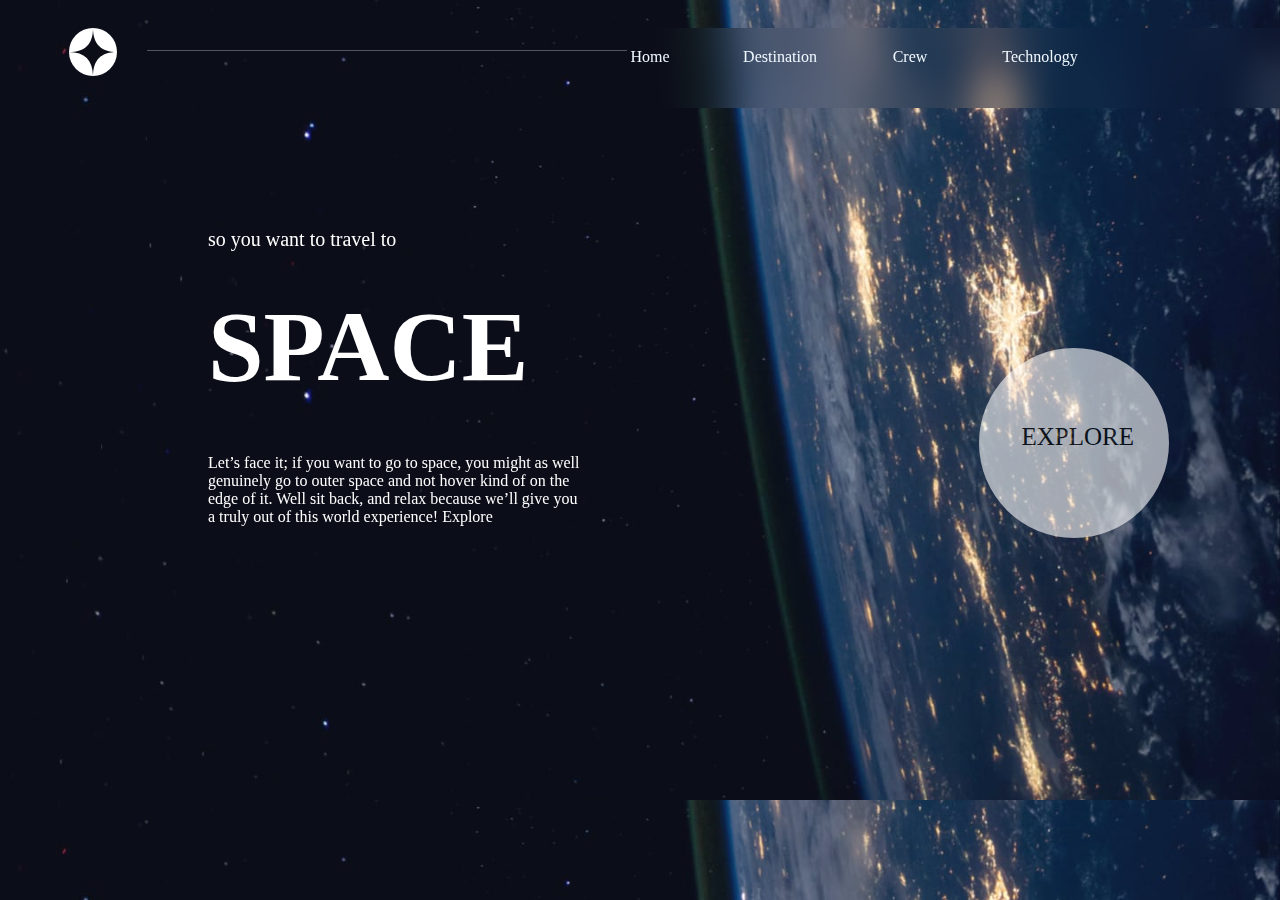
<file: index.html>
<!DOCTYPE html>
<html lang="en">

<head>
  <meta charset="UTF-8" />
  <meta http-equiv="X-UA-Compatible" content="IE=edge" />
  <meta name="viewport" content="width=device-width, initial-scale=1.0" />
  <title>My project 2</title>
  <link rel="stylesheet" href="style.css"/>
</head>

<body>
  <div class="top-container">
    <nav>
      <a href="index.html">
        <div class="box">Home</div>
      </a>
      <a href="destination.html">
        <div class="box"> Destination</div>
      </a>
      <a href="crew.html">
        <div class="box">Crew</div>
      </a>
  
      <a href="technology.html">
        <div class="box">Technology</div>
  </a>
    </nav>

  </div>


  <div class="container">
    <p class="para1">so you want to travel to</p>
    <br />
    <p class="para2"><b>SPACE</b></p>
    <p class="para3">
      Let’s face it; if you want to go to space, you might as well <br>genuinely
      go to outer space and not hover kind of on the <br>edge of it. Well sit
      back, and relax because we’ll give you<br> a truly out of this world
      experience! Explore
    </p>
  </div>

  <div class="circle">
    <p class="explo">EXPLORE</p>
  </div>
  <div class="logo">
    <img src="/image/logo.svg" />

  </div>
  <div class="line">

  </div>
</body>

</html>
</file>
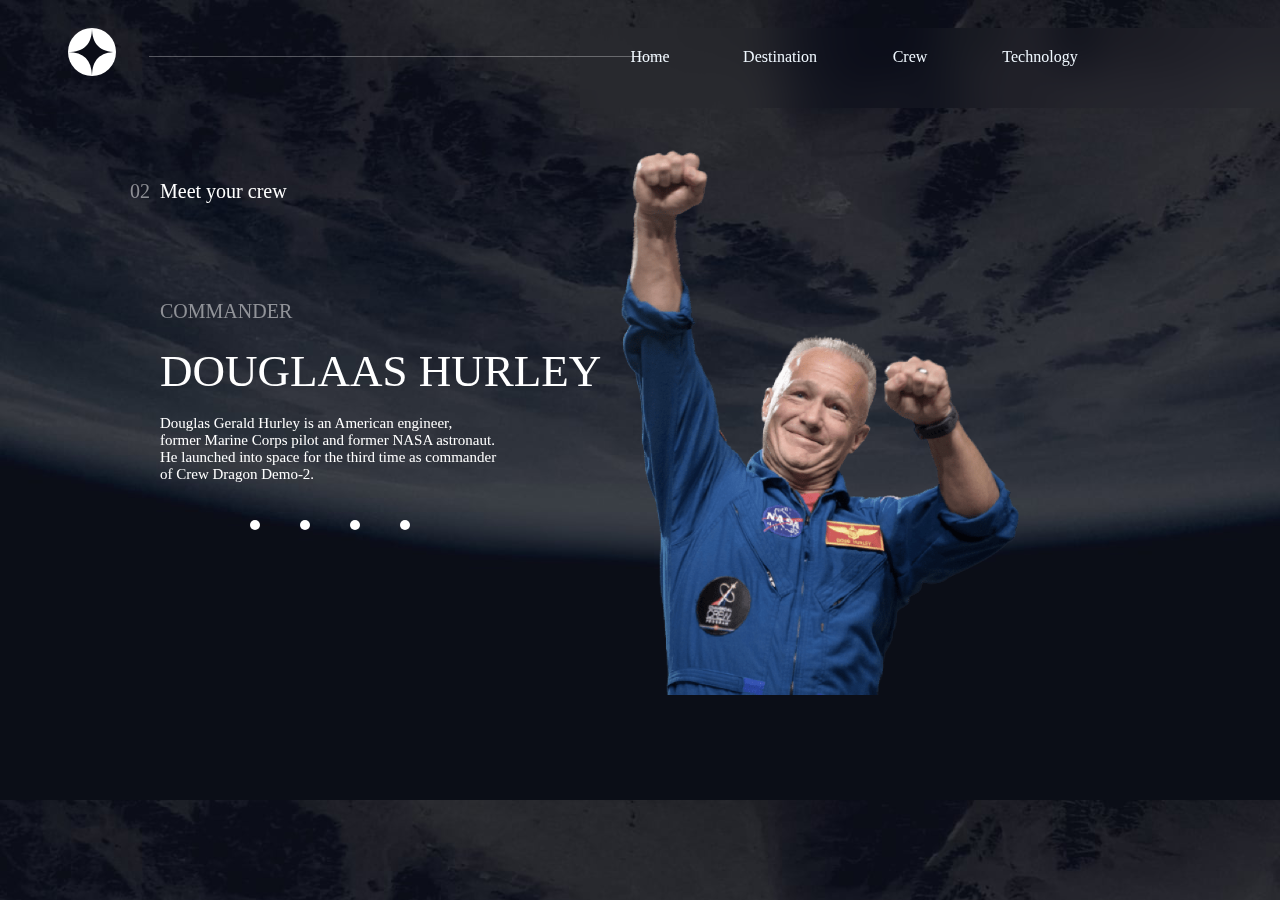
<file: commander.html>
<!DOCTYPE html>
<html lang="en">

<head>
  <meta charset="UTF-8" />
  <meta http-equiv="X-UA-Compatible" content="IE=edge" />
  <meta name="viewport" content="width=device-width, initial-scale=1.0" />
  <title>My project 2</title>
  <link rel="stylesheet" href="/css/crew.css" />
</head>

<body>
  <nav>
    <a href="index.html">
      <div class="box">Home</div>
    </a>
    <a href="destination.html">
      <div class="box"> Destination</div>
    </a>
    <a href="crew.html">
      <div class="box">Crew</div>
    </a>
    <a href="technology.html">
      <div class="box">Technology</div>
    </a>

  </nav>
  <div class="logo1">
    <img src="/image/logo.svg" />

  </div>
  <div class="line2">
  </div>


  <p class="zerotwo">02 </p>
  <p class="meet">Meet your crew</p>
  <div class="shupic">
    <img src="/image/image-douglas-hurley.png" />

  </div>
  <p class="mission">COMMANDER</p>
  <p class="mark"> DOUGLAAS HURLEY</p>
  <p class="textcrew">
   Douglas Gerald Hurley is an American engineer, <br>
    former Marine Corps pilot and former NASA astronaut. <br>
    He launched into space for the third time as commander<br>
    of Crew Dragon Demo-2.
  </p>


  <a href="crew.html"><div class="no1">

  </div></a>

  <a href="flight engimeer.html"><div class="no2"></div></a>

  <a href="pilot.html"><div class="no3">
  </div></a>

  <a href="commander.html"><div class="no4">
  </div></a>

</body>

</html>
</file>
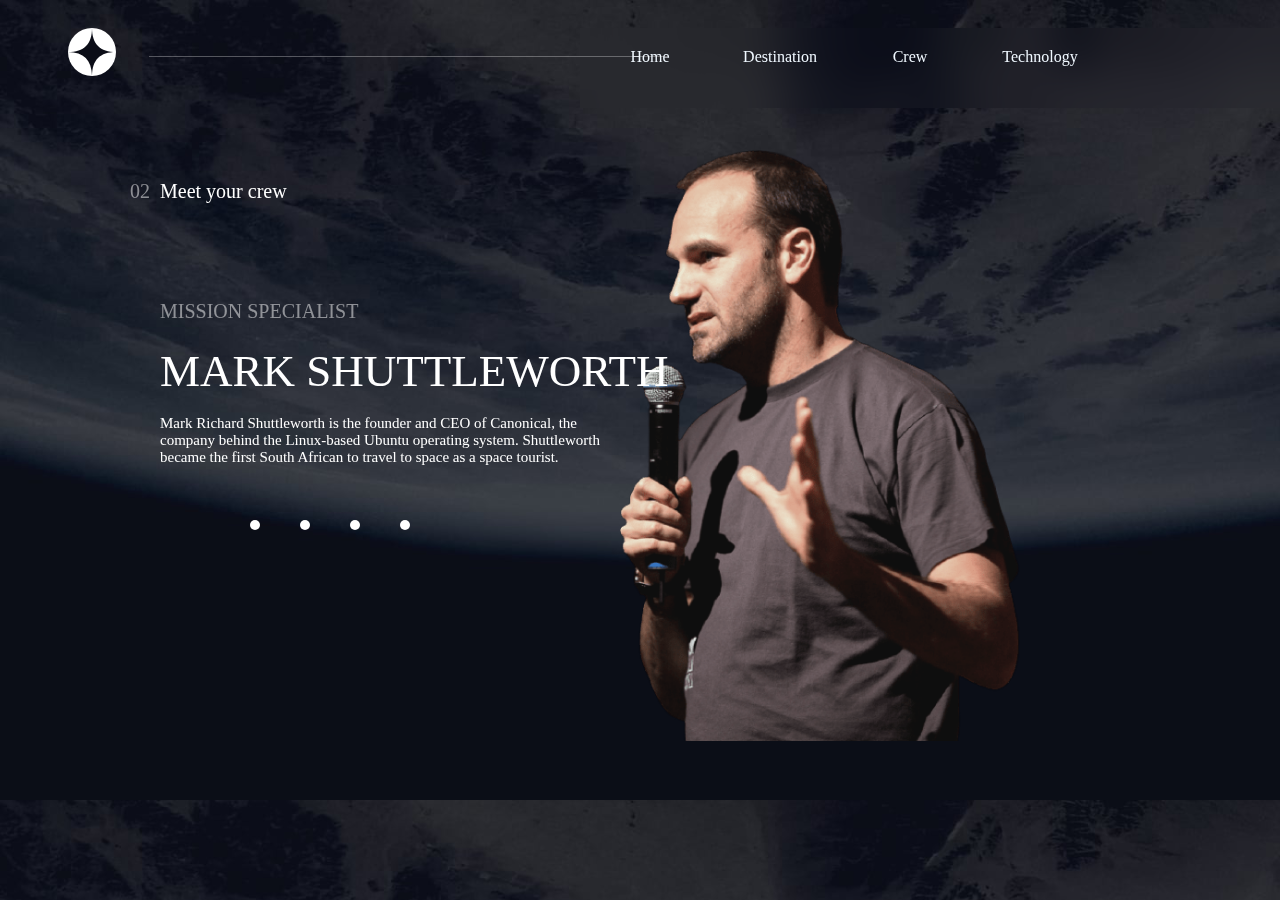
<file: crew.html>
<!DOCTYPE html>
<html lang="en">

<head>
  <meta charset="UTF-8" />
  <meta http-equiv="X-UA-Compatible" content="IE=edge" />
  <meta name="viewport" content="width=device-width, initial-scale=1.0" />
  <title>My project 2</title>
  <link rel="stylesheet" href="/css/crew.css" />
</head>

<body>
  <nav>
    <a href="index.html">
      <div class="box">Home</div>
    </a>
    <a href="destination.html">
      <div class="box"> Destination</div>
    </a>
    <a href="crew.html">
      <div class="box">Crew</div>
    </a>
    <a href="technology.html">
      <div class="box">Technology</div>
    </a>

  </nav>
  <div class="logo1">
    <img src="/image/logo.svg" />

  </div>
  <div class="line2">
  </div>

  <p class="zerotwo">02 </p>
  <p class="meet">Meet your crew</p>
  <div class="shupic">
    <img src="/image/image-mark-shuttleworth-flip (1).png" />

  </div>
  <p class="mission">MISSION SPECIALIST</p>
  <p class="mark">MARK SHUTTLEWORTH</p>
  <p class="textcrew">
    Mark Richard Shuttleworth is the founder and CEO of Canonical, the<br>
    company behind the Linux-based Ubuntu operating
    system. Shuttleworth<br> became the first South African
    to travel to space as a space tourist.
  </p>


  <a href="crew.html"><div class="no1">

  </div></a>

  <a href="flight engimeer.html"><div class="no2"></div></a>

   <a href="pilot.html"><div class="no3"></div></a>
  
   <a href="commander.html"><div class="no4">
  </div>

</body>

</html>
</file>
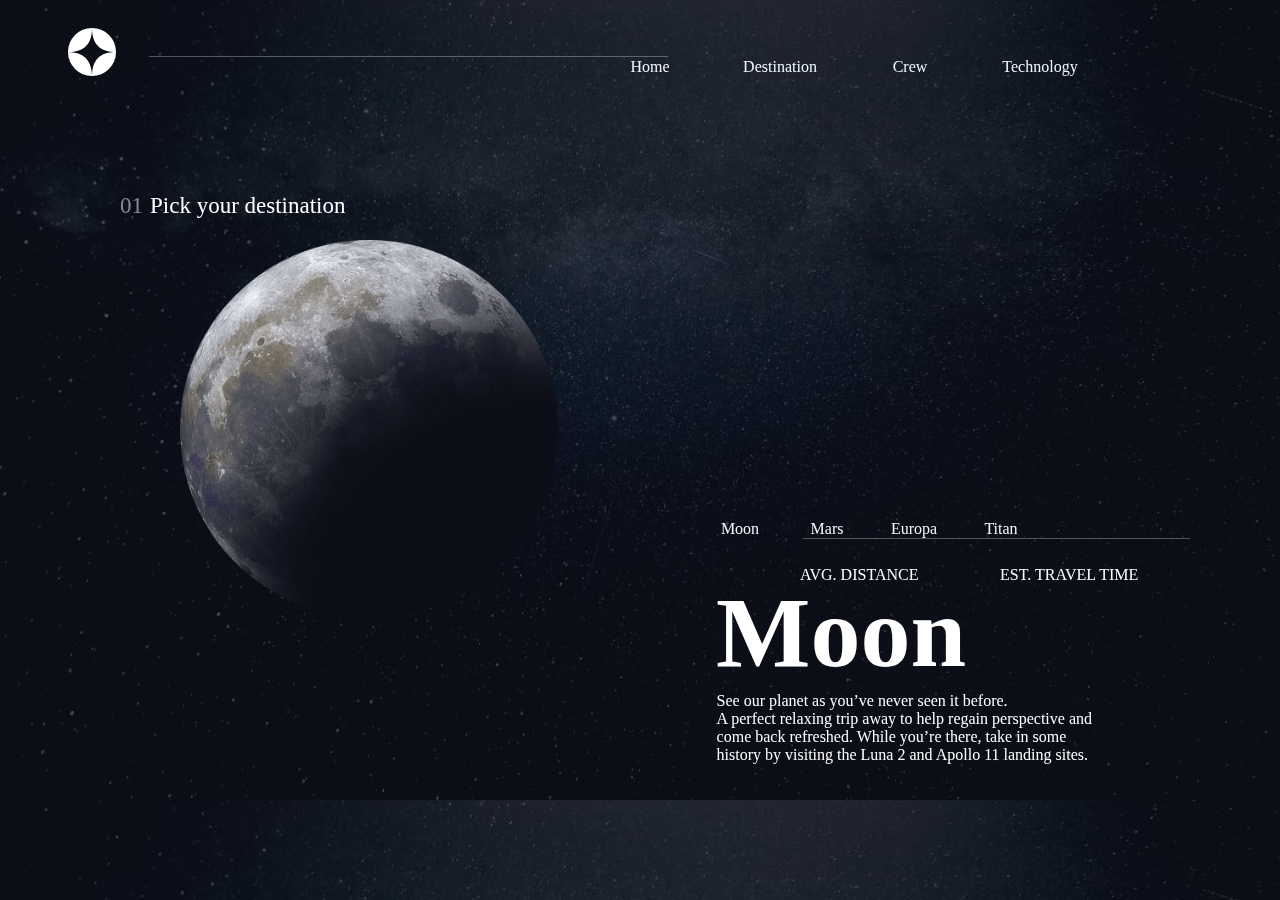
<file: destination.html>
<!DOCTYPE html>
<html lang="en">

<head>
    <meta charset="UTF-8" />
    <meta http-equiv="X-UA-Compatible" content="IE=edge" />
    <meta name="viewport" content="width=device-width, initial-scale=1.0" />
    <title>My project 2</title>
    <link rel="stylesheet" href="/css/destination.css" />
</head>

<body>
    <nav>
        <a href="index.html">
            <div class="box">Home</div>
        </a>
        <a href="destination.html">
            <div class="box"> Destination</div>
        </a>
        <a href="crew.html">
            <div class="box">Crew</div>
        </a>
        <a href="technology.html">
            <div class="box">Technology</div>
        </a>

    </nav>
    <div class="logo1">
        <img src="/image/logo.svg" />

    </div>
    <div class="line2">
    </div>


    <div class="bottom-container">
        <a href="Moon.html">
            <div class="box1">Moon</div>
        </a>
        <a href="Mars.html">
            <div class="box1">Mars</div>
        </a>
        <a href="Europa.html">
            <div class="box1">Europa</div>
        </a>
        <a href="Titan.html">
            <div class="box1">Titan</div>
        </a>

    </div>
    <p class="zeroone">01 </p>
    <p class="pick">Pick your destination</p>
    <div class="moonpic">
        <img src="/image/moon.png" />

    </div>


    <p class="para4"><b>Moon</b></p>
    <p class="para5">
        See our planet as you’ve never seen it before. <br>
        A perfect relaxing trip away to help regain perspective and<br>
        come back refreshed. While you’re there, take in some <br> history by
        visiting the Luna 2 and Apollo 11 landing sites.

    </p>
    <div class="line3">
    </div>
    <p class="avg">
        AVG. DISTANCE
    </p>
    <p class="est">
        EST. TRAVEL TIME
    </p>
    <!-- <p class="avg">
    AVG. DISTANCE 
</p> -->

</body>

</html>
</file>
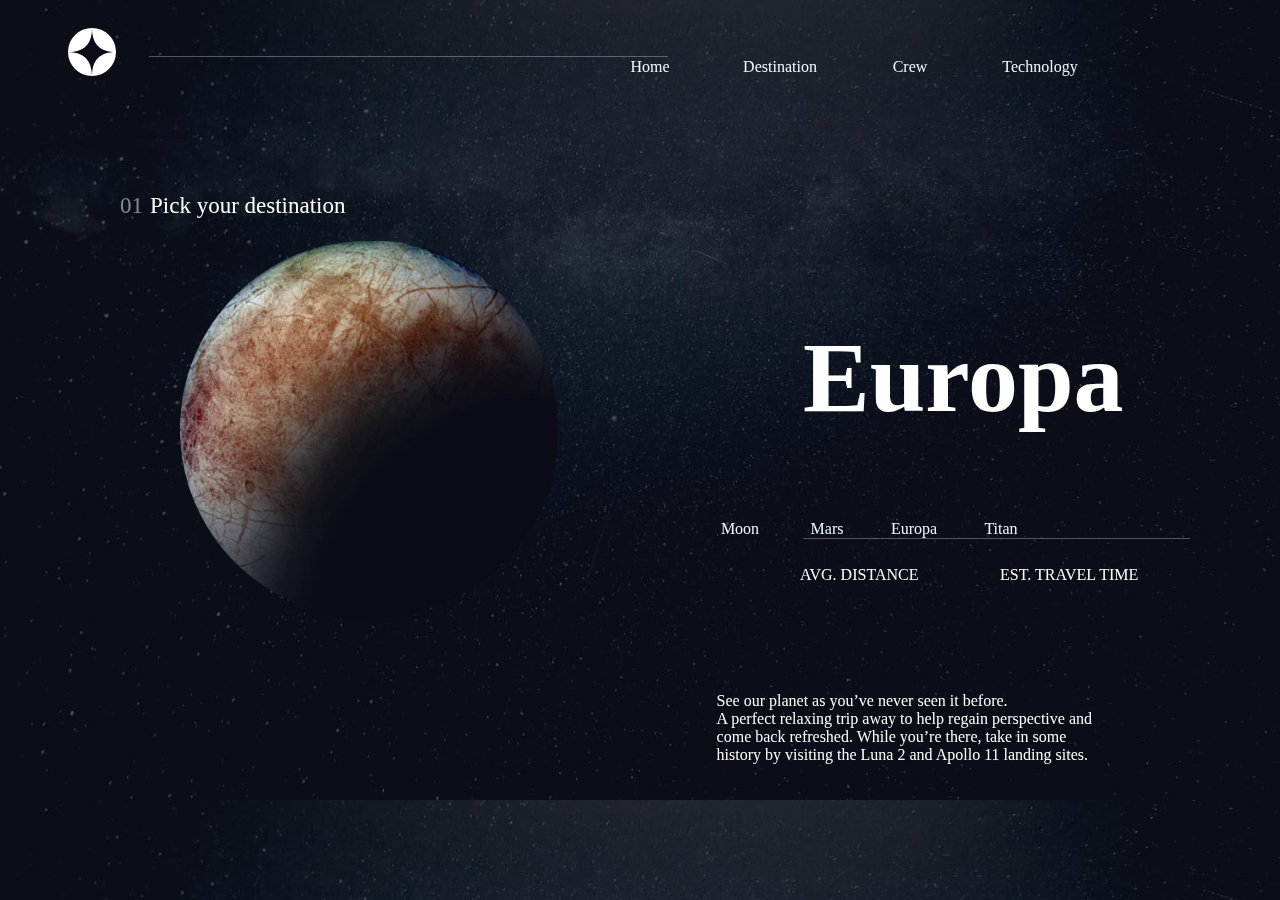
<file: Europa.html>
<!DOCTYPE html>
<html lang="en">

<head>
    <meta charset="UTF-8" />
    <meta http-equiv="X-UA-Compatible" content="IE=edge" />
    <meta name="viewport" content="width=device-width, initial-scale=1.0" />
    <title>My project 2</title>
    <link rel="stylesheet" href="/css/destination.css" />
</head>

<body>
    <nav>
        <a href="index.html">
            <div class="box">Home</div>
        </a>
        <a href="destination.html">
            <div class="box"> Destination</div>
        </a>
        <a href="crew.html">
            <div class="box">Crew</div>
        </a>
        <a href="technology.html">
            <div class="box">Technology</div>
        </a>

    </nav>
    <div class="logo1">
        <img src="/image/logo.svg" />

    </div>
    <div class="line2">
    </div>


    <div class="bottom-container">
        <a href="destination.html">
            <div class="box1">Moon</div>
        </a>
        <a href="Mars.html">
            <div class="box1">Mars</div>
        </a>
        <a href="Europa.html">
            <div class="box1">Europa</div>
        </a>
        <a href="Titan.html">
            <div class="box1">Titan</div>
        </a>

    </div>
    <p class="zeroone">01 </p>
    <p class="pick">Pick your destination</p>
    <div class="moonpic">
        <img src="/image/europa.webp" />

    </div>


    <p class="para8"><b>Europa</b></p>
    <p class="para5">
        See our planet as you’ve never seen it before. <br>
        A perfect relaxing trip away to help regain perspective and<br>
        come back refreshed. While you’re there, take in some <br> history by
        visiting the Luna 2 and Apollo 11 landing sites.

    </p>
    <div class="line3">
    </div>
    <p class="avg">
        AVG. DISTANCE
    </p>
    <p class="est">
        EST. TRAVEL TIME
    </p>
    <!-- <p class="avg">
AVG. DISTANCE 
</p> -->

</body>

</html>
</file>
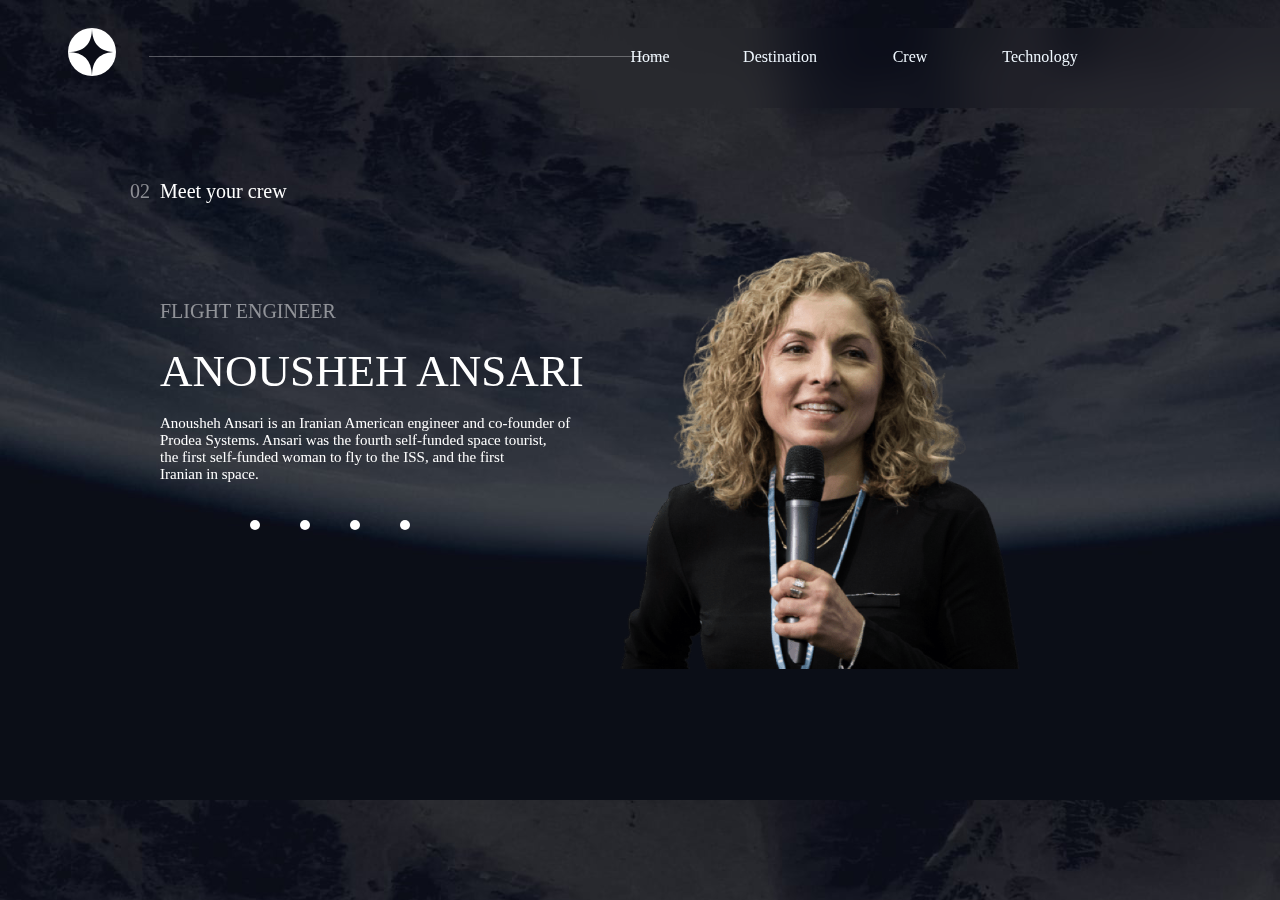
<file: flight engimeer.html>
<!DOCTYPE html>
<html lang="en">

<head>
  <meta charset="UTF-8" />
  <meta http-equiv="X-UA-Compatible" content="IE=edge" />
  <meta name="viewport" content="width=device-width, initial-scale=1.0" />
  <title>My project 2</title>
  <link rel="stylesheet" href="/css/crew.css" />
</head>

<body>
  <nav>
    <a href="index.html">
      <div class="box">Home</div>
    </a>
    <a href="destination.html">
      <div class="box"> Destination</div>
    </a>
    <a href="crew.html">
      <div class="box">Crew</div>
    </a>
    <a href="technology.html">
      <div class="box">Technology</div>
    </a>

  </nav>
  <div class="logo1">
    <img src="/image/logo.svg" />

  </div>
  <div class="line2">
  </div>


  <p class="zerotwo">02 </p>
  <p class="meet">Meet your crew</p>
  <div class="anouspic">
    <img src="/image/image-anousheh-ansari.png" />

  </div>
  <p class="mission">FLIGHT ENGINEER</p>
  <p class="mark">ANOUSHEH ANSARI</p>
  <p class="textcrew">
    Anousheh Ansari is an Iranian American engineer and co-founder of <br>
    Prodea Systems. Ansari was the fourth self-funded space tourist,<br>
     the first self-funded woman to fly to the ISS, and the first<br>
      Iranian in space.
  </p>


  <a href="crew.html"><div class="no1">

  </div></a>

  <a href="flight engimeer.html"><div class="no2"></div></a>

  <a href="pilot.html"><div class="no3">
  </div></a>

  <a href="commander.html"><div class="no4">
  </div></a>

</body>

</html>
</file>
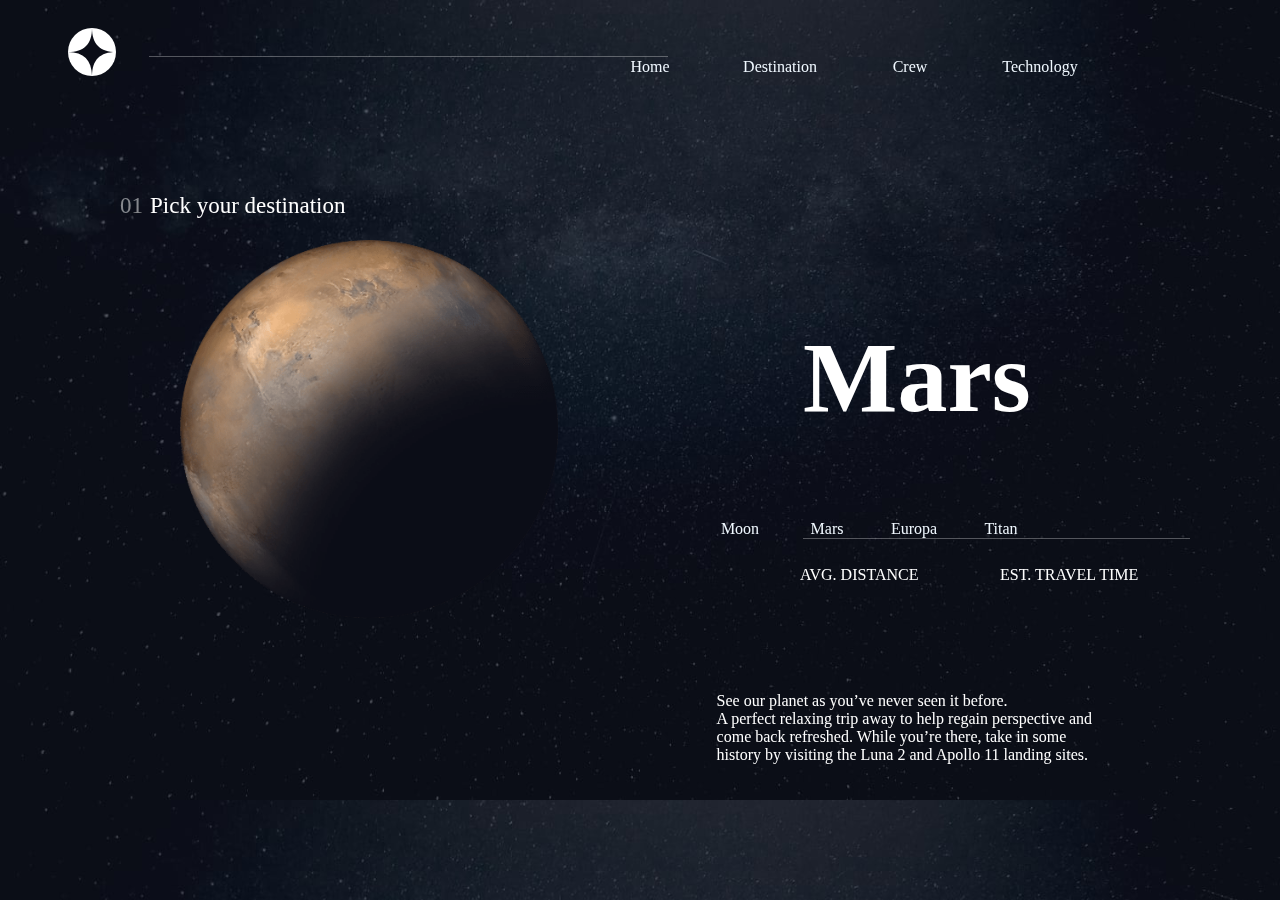
<file: Mars.html>
<!DOCTYPE html>
<html lang="en">

<head>
    <meta charset="UTF-8" />
    <meta http-equiv="X-UA-Compatible" content="IE=edge" />
    <meta name="viewport" content="width=device-width, initial-scale=1.0" />
    <title>My project 2</title>
    <link rel="stylesheet" href="/css/destination.css" />
</head>

<body>
    <nav>
        <a href="index.html">
            <div class="box">Home</div>
        </a>
        <a href="destination.html">
            <div class="box"> Destination</div>
        </a>
        <a href="crew.html">
            <div class="box">Crew</div>
        </a>
        <a href="technology.html">
            <div class="box">Technology</div>
        </a>

    </nav>
    <div class="logo1">
        <img src="/image/logo.svg" />

    </div>
    <div class="line2">
    </div>


    <div class="bottom-container">
        <a href="destination.html">
            <div class="box1">Moon</div>
        </a>
        <a href="Mars.html">
            <div class="box1">Mars</div>
        </a>
        <a href="Europa.html">
            <div class="box1">Europa</div>
        </a>
        <a href="Titan.html">
            <div class="box1">Titan</div>
        </a>

    </div>
    <p class="zeroone">01 </p>
    <p class="pick">Pick your destination</p>
    <div class="moonpic">
        <img src="/image/mars.png" />

    </div>


    <p class="para7"><b>Mars</b></p>
    <p class="para5">
        See our planet as you’ve never seen it before. <br>
        A perfect relaxing trip away to help regain perspective and<br>
        come back refreshed. While you’re there, take in some <br> history by
        visiting the Luna 2 and Apollo 11 landing sites.

    </p>
    <div class="line3">
    </div>
    <p class="avg">
        AVG. DISTANCE
    </p>
    <p class="est">
        EST. TRAVEL TIME
    </p>
    <!-- <p class="avg">
AVG. DISTANCE 
</p> -->

</body>

</html>
</file>
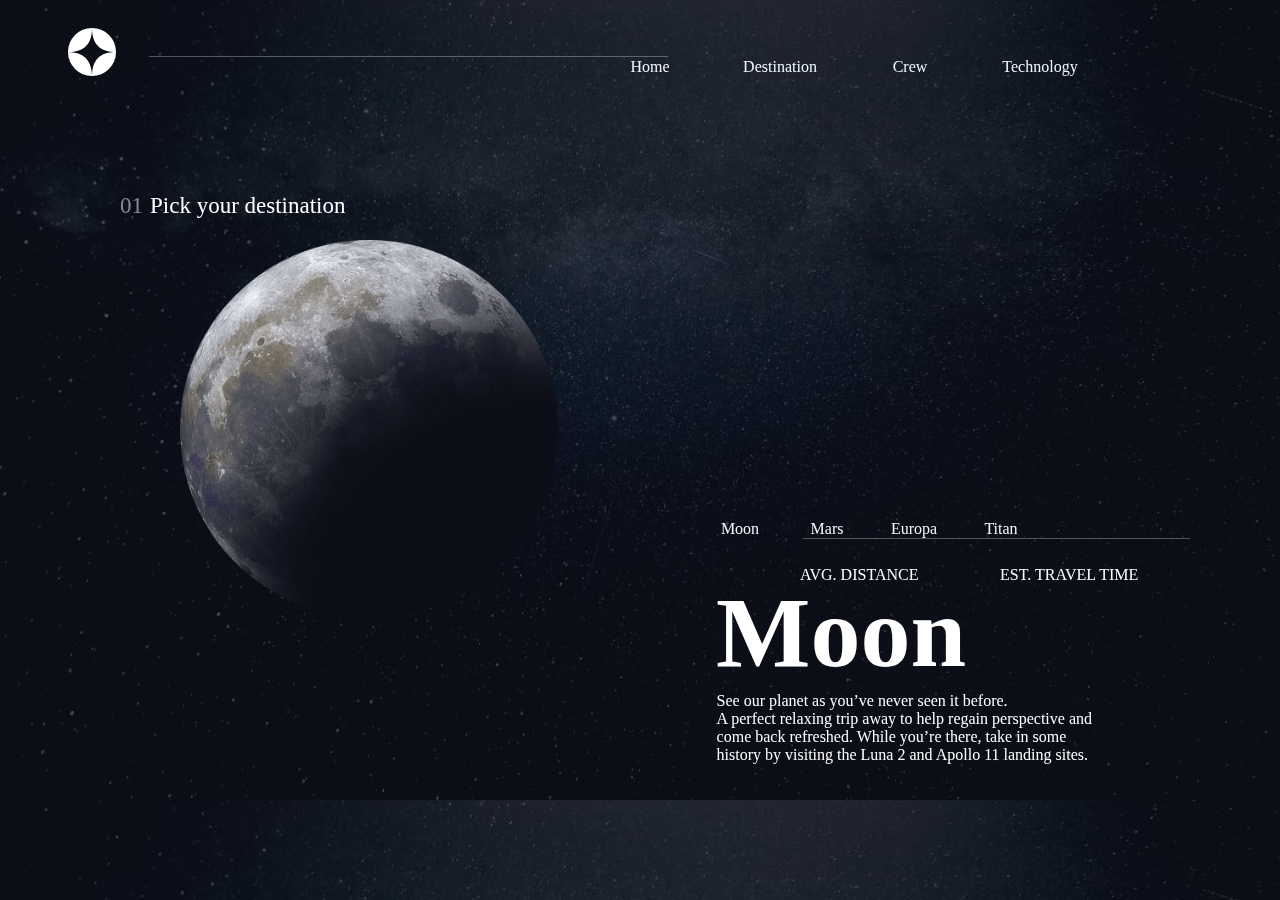
<file: moon.html>
<!DOCTYPE html>
<html lang="en">

<head>
    <meta charset="UTF-8" />
    <meta http-equiv="X-UA-Compatible" content="IE=edge" />
    <meta name="viewport" content="width=device-width, initial-scale=1.0" />
    <title>My project 2</title>
    <link rel="stylesheet" href="/css/destination.css" />
</head>

<body>
    <nav>
        <a href="index.html">
            <div class="box">Home</div>
        </a>
        <a href="destination.html">
            <div class="box"> Destination</div>
        </a>
        <a href="crew.html">
            <div class="box">Crew</div>
        </a>
        <a href="technology.html">
            <div class="box">Technology</div>
        </a>

    </nav>
    <div class="logo1">
        <img src="/image/logo.svg" />

    </div>
    <div class="line2">
    </div>


    <div class="bottom-container">
        <a href="Moon.html">
            <div class="box1">Moon</div>
        </a>
        <a href="Mars.html">
            <div class="box1">Mars</div>
        </a>
        <a href="Europa.html">
            <div class="box1">Europa</div>
        </a>
        <a href="Titan.html">
            <div class="box1">Titan</div>
        </a>

    </div>
    <p class="zeroone">01 </p>
    <p class="pick">Pick your destination</p>
    <div class="moonpic">
        <img src="/image/moon.png" />

    </div>


        <p class="para4"><b>Moon</b></p>
        <p class="para5">
            See our planet as you’ve never seen it before. <br>
            A perfect relaxing trip away to help regain perspective and<br>
            come back refreshed. While you’re there, take in some <br> history by
            visiting the Luna 2 and Apollo 11 landing sites.

        </p>
        <div class="line3">
        </div>
<p class="avg">
    AVG. DISTANCE 
</p>
<p class="est">
   EST. TRAVEL TIME
</p>
<!-- <p class="avg">
    AVG. DISTANCE 
</p> -->

</body>
</html>
</file>
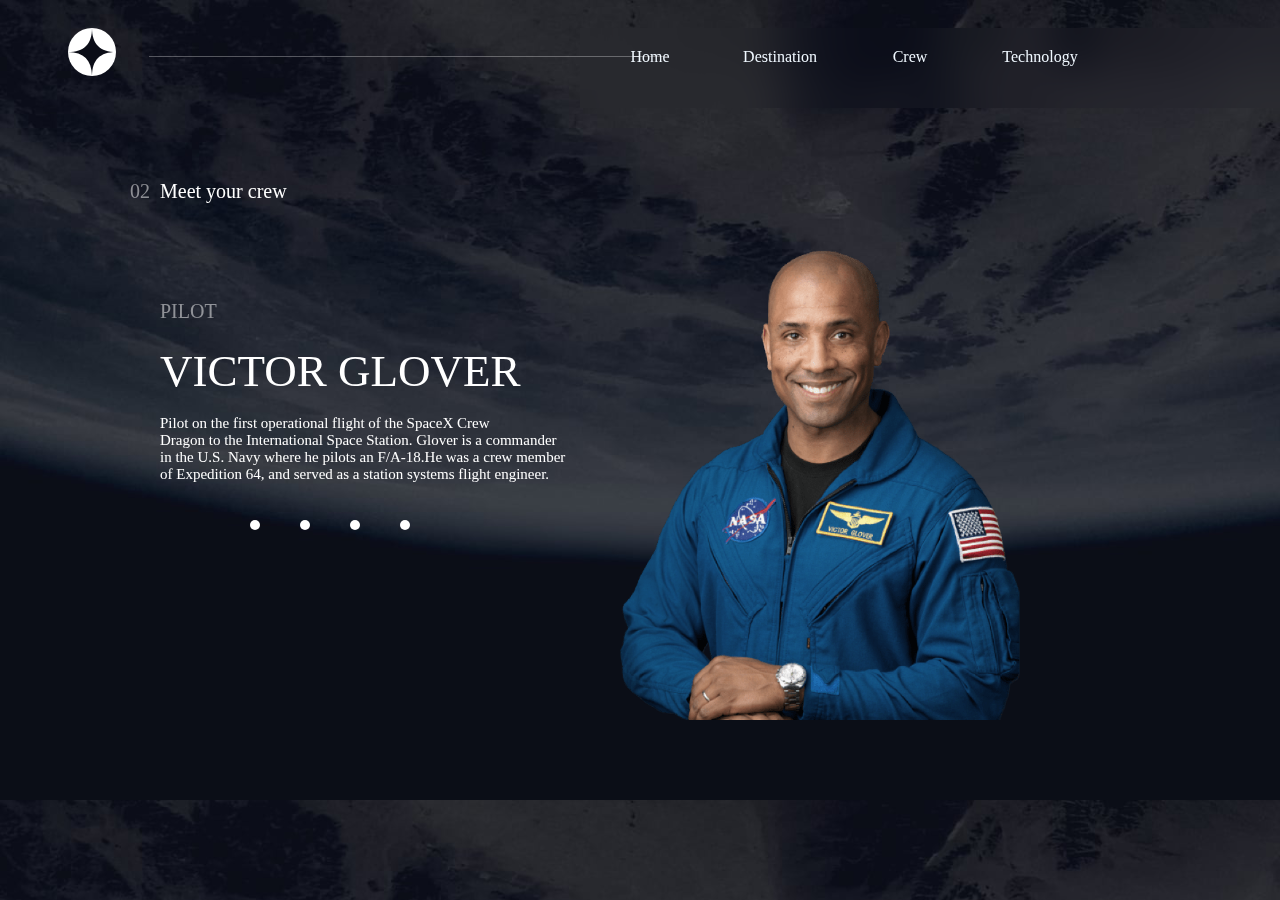
<file: pilot.html>
<!DOCTYPE html>
<html lang="en">

<head>
  <meta charset="UTF-8" />
  <meta http-equiv="X-UA-Compatible" content="IE=edge" />
  <meta name="viewport" content="width=device-width, initial-scale=1.0" />
  <title>My project 2</title>
  <link rel="stylesheet" href="/css/crew.css" />
</head>

<body>
  <nav>
    <a href="index.html">
      <div class="box">Home</div>
    </a>
    <a href="destination.html">
      <div class="box"> Destination</div>
    </a>
    <a href="crew.html">
      <div class="box">Crew</div>
    </a>
    <a href="technology.html">
      <div class="box">Technology</div>
    </a>

  </nav>
  <div class="logo1">
    <img src="/image/logo.svg" />

  </div>
  <div class="line2">
  </div>

  <p class="zerotwo">02 </p>
  <p class="meet">Meet your crew</p>
  <div class="victorpic">
    <img src="/image/image-victor-glover.png" />

  </div>
  <p class="mission">PILOT</p>
  <p class="mark">VICTOR GLOVER</p>
  <p class="textcrew">
    Pilot on the first operational flight of the SpaceX Crew <br>
    Dragon to the International Space Station. Glover is a commander<br>
     in the U.S. Navy where he pilots an F/A-18.He was a crew member<br>
      of Expedition 64, and served as a station systems flight engineer.
  </p>


  <a href="crew.html"><div class="no1">

  </div></a>

  <a href="flight engimeer.html"><div class="no2"></div></a>

  <a href="pilot.html"><div class="no3">
  </div></a>

  <a href="commander.html"><div class="no4">
  </div></a>

</body>

</html>
</file>
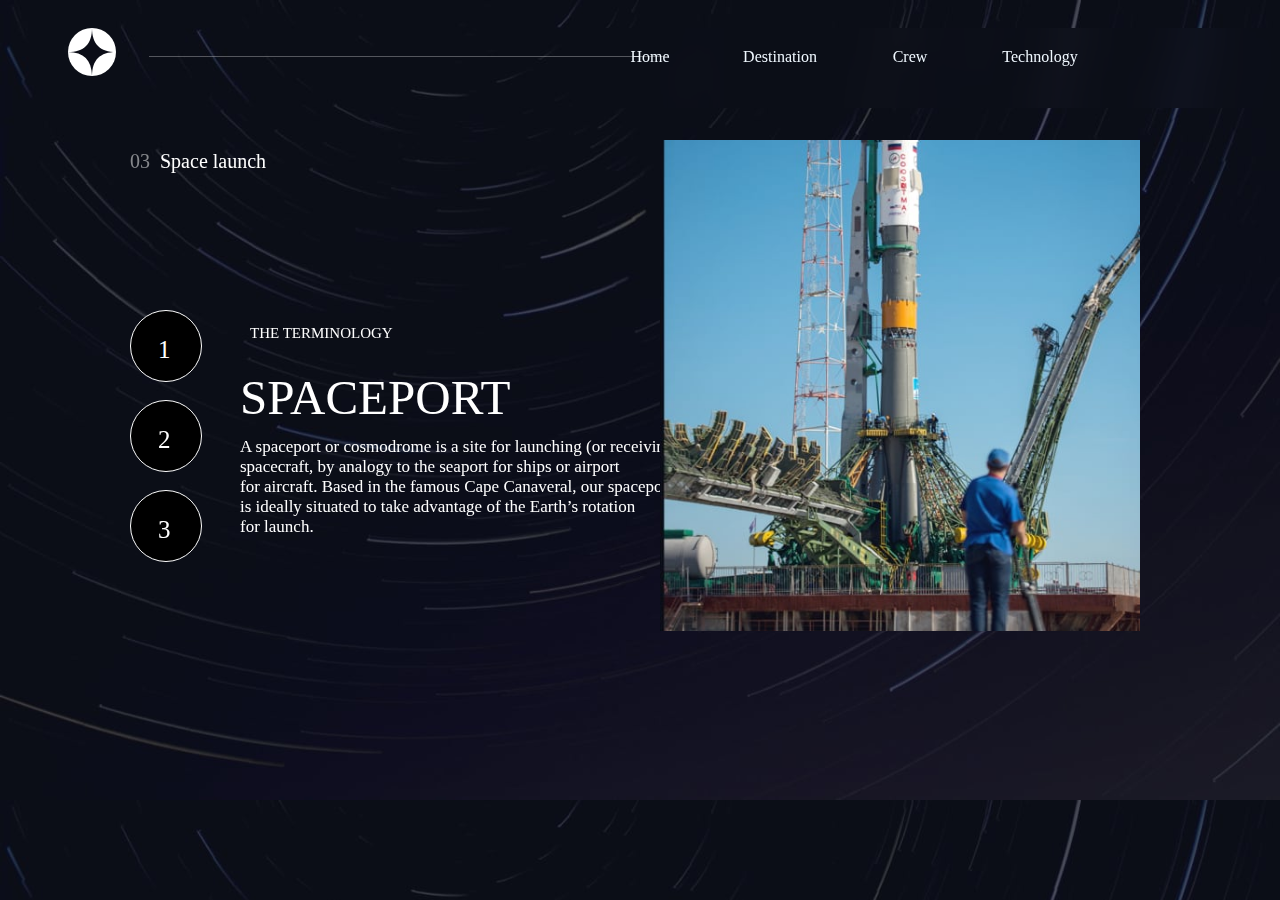
<file: technology.html>
<!DOCTYPE html>
<html lang="en">

<head>
  <meta charset="UTF-8" />
  <meta http-equiv="X-UA-Compatible" content="IE=edge" />
  <meta name="viewport" content="width=device-width, initial-scale=1.0" />
  <title>My project 2</title>
  <link rel="stylesheet" href="/css/technology.css" />
</head>

<body>

  <nav>
    <a href="index.html">
      <div class="box">Home</div>
    </a>
    <a href="destination.html">
      <div class="box"> Destination</div>
    </a>
    <a href="crew.html">
      <div class="box">Crew</div>
    </a>
    <a href="technology.html">
      <div class="box">Technology</div>
    </a>

  </nav>
  <div class="logo1">
    <img src="/image/logo.svg" />

  </div>
  <div class="line2">
  </div>

  <p class="zerothree">03 </p>
  <p class="space">Space launch</p>
  <p class="termino">THE TERMINOLOGY</p>

  <a href="technology.html">
    <div class="no1">
      <p class="one">1</p>

    </div>
  </a>



  <a href="two.html"></a>
  <div class="no2">
  <p class="one">2</p>
  </div>
  </a>



  <a href="three.html">
    <div class="no3">
      <p class="one">3</p>
    </div>
  </a>


  </div>

  <p class="spaceport">SPACEPORT</p>
  <p class="text">
    A spaceport or cosmodrome is a site for launching (or receiving) <br>
    spacecraft, by analogy to the seaport for ships or airport<br>
    for aircraft. Based in the famous Cape Canaveral, our spaceport<br>
    is ideally situated to take advantage of the Earth’s rotation<br>
    for launch.
  </p>
  <div class="spacepic">
    <img src="image/image-spaceport-portrait.jpg" />

  </div>
</body>

</html>
</file>
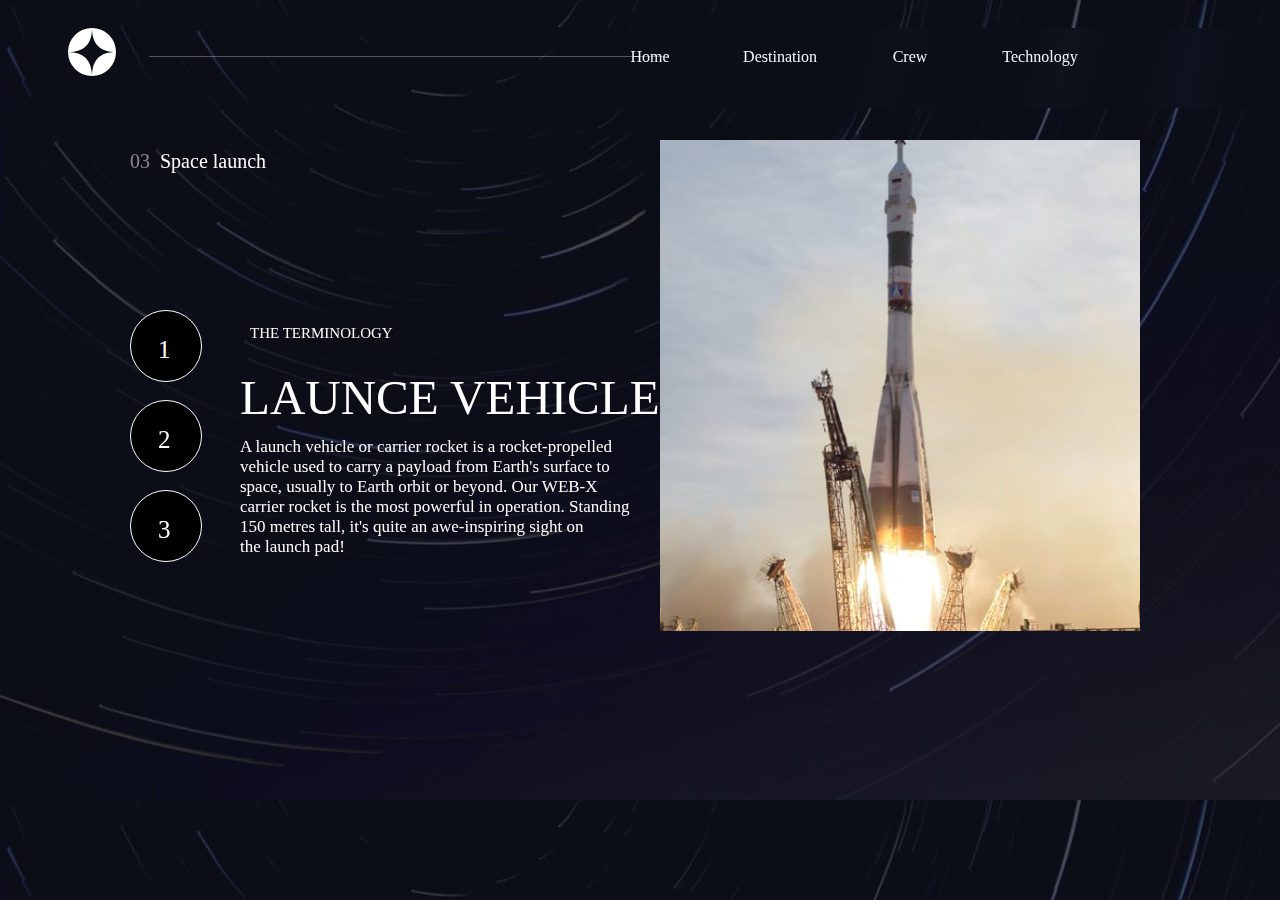
<file: three.html>
<!DOCTYPE html>
<html lang="en">

<head>
  <meta charset="UTF-8" />
  <meta http-equiv="X-UA-Compatible" content="IE=edge" />
  <meta name="viewport" content="width=device-width, initial-scale=1.0" />
  <title>My project 2</title>
  <link rel="stylesheet" href="/css/technology.css" />
</head>

<body>

  <nav>
    <a href="index.html">
      <div class="box">Home</div>
    </a>
    <a href="destination.html">
      <div class="box"> Destination</div>
    </a>
    <a href="crew.html">
      <div class="box">Crew</div>
    </a>
    <a href="technology.html">
      <div class="box">Technology</div>
    </a>

  </nav>
  <div class="logo1">
    <img src="/image/logo.svg" />

  </div>
  <div class="line2">
  </div>
  <p class="zerothree">03 </p>
  <p class="space">Space launch</p>
  <p class="termino">THE TERMINOLOGY</p>


  <a href="technology.html">
    <div class="no1">
      <p class="one">1</p>

    </div>
  </a>

  <a href="two.html">
    <div class="no2">
      <p class="one">2</p>
    </div>
  </a>

  <a href="three.html">
    <div class="no3">
      <p class="one">3</p>
    </div>
  </a>


  </div>

  <p class="spaceport">LAUNCE VEHICLE</p>
  <p class="text">
    A launch vehicle or carrier rocket is a rocket-propelled <br>
    vehicle used to carry a payload from Earth's surface to <br>
     space, usually to Earth orbit or beyond. Our WEB-X  <br>
     carrier rocket is the most powerful in operation. Standing <br>
      150 metres tall, it's quite an awe-inspiring sight on <br>
       the launch pad!
  </p>
  <div class="spacepic">
    <img src="image/image-launch-vehicle-portrait.jpg" />

  </div>
</body>

</html>
</file>
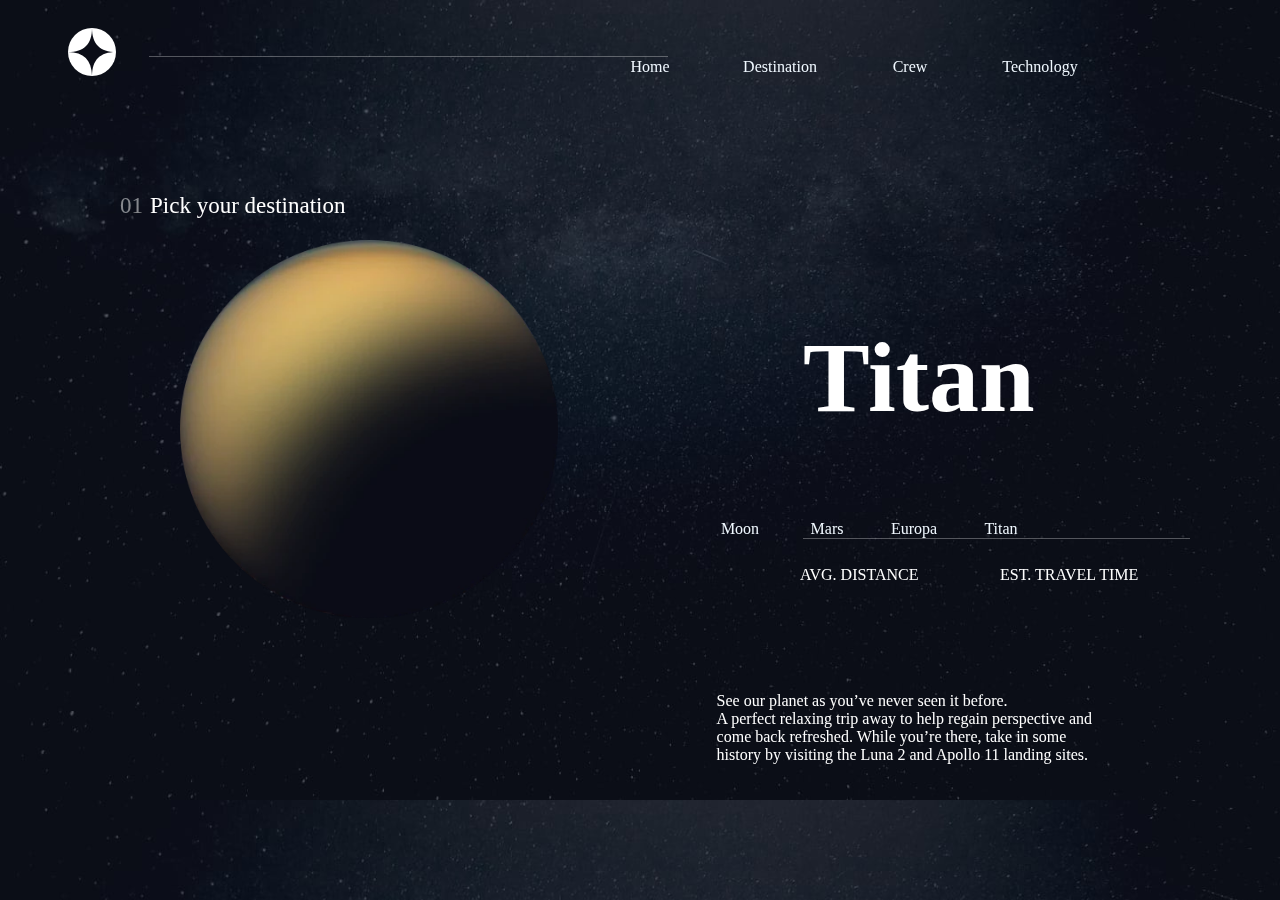
<file: Titan.html>
<!DOCTYPE html>
<html lang="en">

<head>
    <meta charset="UTF-8" />
    <meta http-equiv="X-UA-Compatible" content="IE=edge" />
    <meta name="viewport" content="width=device-width, initial-scale=1.0" />
    <title>My project 2</title>
    <link rel="stylesheet" href="/css/destination.css" />
</head>

<body>
    <nav>
        <a href="index.html">
            <div class="box">Home</div>
        </a>
        <a href="destination.html">
            <div class="box"> Destination</div>
        </a>
        <a href="crew.html">
            <div class="box">Crew</div>
        </a>
        <a href="technology.html">
            <div class="box">Technology</div>
        </a>

    </nav>
    <div class="logo1">
        <img src="/image/logo.svg" />

    </div>
    <div class="line2">
    </div>


    <div class="bottom-container">
        <a href="destination.html">
            <div class="box1">Moon</div>
        </a>
        <a href="Mars.html">
            <div class="box1">Mars</div>
        </a>
        <a href="Europa.html">
            <div class="box1">Europa</div>
        </a>
        <a href="Titan.html">
            <div class="box1">Titan</div>
        </a>

    </div>
    <p class="zeroone">01 </p>
    <p class="pick">Pick your destination</p>
    <div class="moonpic">
        <img src="/image/titan.webp" />

    </div>


    <p class="para9"><b>Titan</b></p>
    <p class="para5">
        See our planet as you’ve never seen it before. <br>
        A perfect relaxing trip away to help regain perspective and<br>
        come back refreshed. While you’re there, take in some <br> history by
        visiting the Luna 2 and Apollo 11 landing sites.

    </p>
    <div class="line3">
    </div>
    <p class="avg">
        AVG. DISTANCE
    </p>
    <p class="est">
        EST. TRAVEL TIME
    </p>
    <!-- <p class="avg">
AVG. DISTANCE 
</p> -->

</body>

</html>
</file>
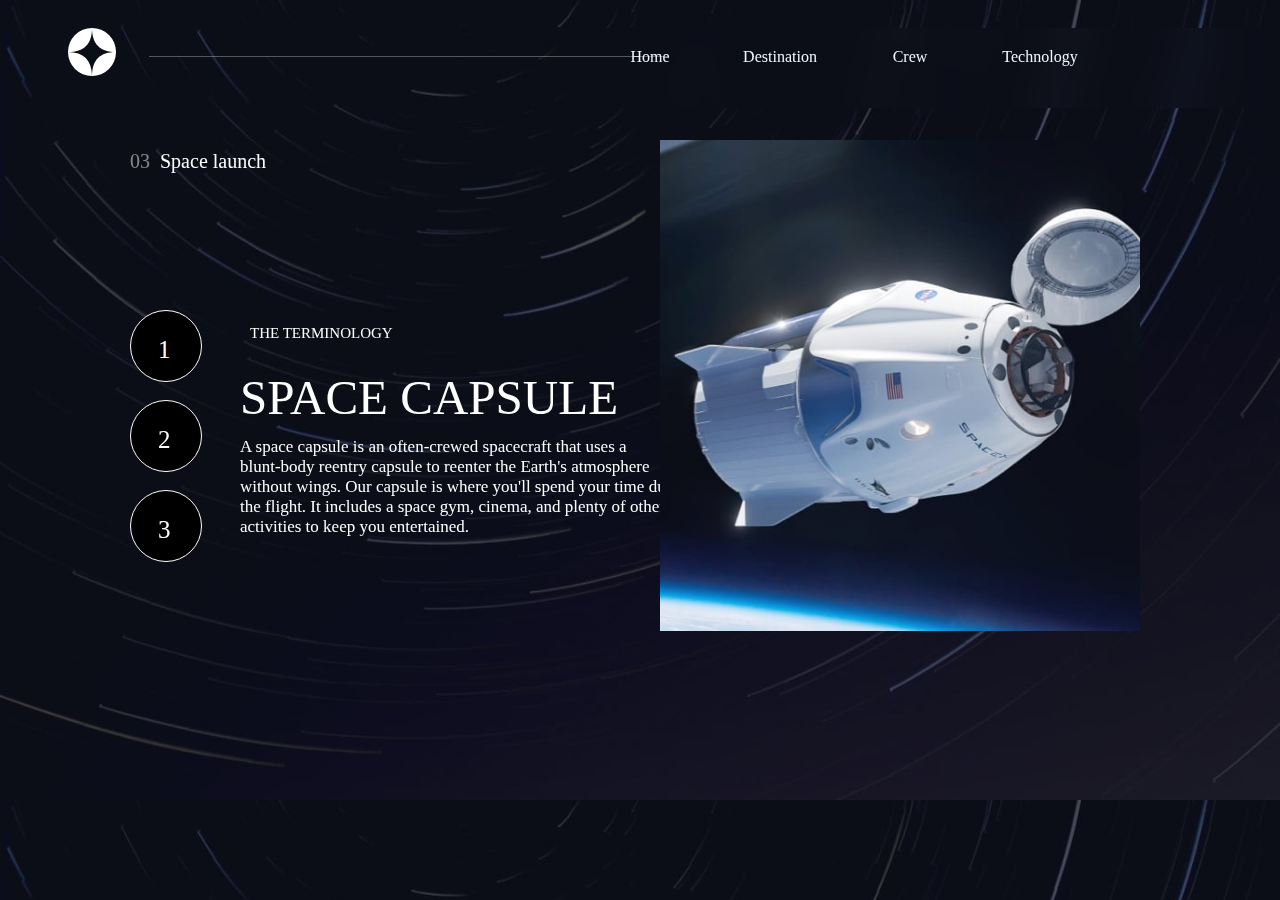
<file: two.html>
<!DOCTYPE html>
<html lang="en">

<head>
  <meta charset="UTF-8" />
  <meta http-equiv="X-UA-Compatible" content="IE=edge" />
  <meta name="viewport" content="width=device-width, initial-scale=1.0" />
  <title>My project 2</title>
  <link rel="stylesheet" href="/css/technology.css" />
</head>

<body>

  <nav>
    <a href="index.html">
      <div class="box">Home</div>
    </a>
    <a href="destination.html">
      <div class="box"> Destination</div>
    </a>
    <a href="crew.html">
      <div class="box">Crew</div>
    </a>
    <a href="technology.html">
      <div class="box">Technology</div>
    </a>

  </nav>
  <div class="logo1">
    <img src="/image/logo.svg" />

  </div>
  <div class="line2">
  </div>
  <p class="zerothree">03 </p>
  <p class="space">Space launch</p>
  <p class="termino">THE TERMINOLOGY</p>


  <a href="technology.html">
    <div class="no1">
      <p class="one">1</p>

    </div>
  </a>

  <a href="two.html">
    <div class="no2">
      <p class="one">2</p>
    </div>
  </a>

  <a href="three.html">
    <div class="no3">
      <p class="one">3</p>
    </div>
  </a>


  </div>

  <p class="spaceport">SPACE CAPSULE</p>
  <p class="text">
    A space capsule is an often-crewed spacecraft that uses a<br>
     blunt-body reentry capsule to reenter the Earth's atmosphere<br>
      without wings. Our capsule is where you'll spend your time during <br>
      the flight. It includes a space gym, cinema, and plenty of other<br>
       activities to keep you entertained.
  </p>
  <div class="spacepic">
    <img src="image/image-space-capsule-portrait.jpg" />

  </div>
</body>

</html>
</file>
<file: style.css>
body {
    position: fixed;
    display: flex;
    background-image: url('/image/backimg.jpg');
    background-size: cover;
}

.para1 {
    color: white;
    position: relative;
    left: 200px;
    font-size: 20px;
    top: 200px;
}

.para2 {
    color: white;
    position: relative;
    left: 200px;
    font-size: 100px;
    top: 100px;
}

.para3 {
    color: white;
    position: relative;
    top: 50px;
    left: 200px;
}

nav {
    background-color: inherit;
    backdrop-filter: blur(20px);
    position: fixed;
    right: 0px;
    display: flex;
    height: 80px;
    width: 700px;
    margin-top: 20px;
}

a {
    text-decoration: none;
}

.box {

    color: aliceblue;
    text-align: center;
    margin: 10px;
    width: 120px;
    height: 40px;
    margin-right: 0px;
    padding-top: 10px;
    margin-top: 10px;

}
.box:hover{
    color: rgb(14, 154, 154);

}

.circle {
    background-color: white;
    position: relative;
    left: 600px;
    top: 340px;
    display: flex;
    width: 190px;
    height: 190px;
    border-radius: 500px;
    opacity: 60%;
}

.circle:hover {
    background-color: white;
    opacity: 100%;
}

.explo {
    position: relative;
    left: 42px;
    top: 50px;
    font-size: 25px;

}

.logo {
    position: relative;
    right: 500px;
    margin-top: 20px;
}

.line {
    position: relative;
    right: 470px;
    top: 42px;
    height: 1px;
    width: 480px;
    background-color: white;
    opacity: 30%;
}
</file>
<file: css/crew.css>
body {
    position: fixed;
    display: flex;
    background-image: url('/image/background-crew.jpg');
    background-size: cover;
   
}

nav {
    background-color: inherit;
    backdrop-filter: blur(20px);
    position: fixed;
    right: 0px;
    display: flex;
    height: 80px;
    width: 700px;
    margin-top: 20px;
}

.box {

    color: aliceblue;
    text-align: center;
    margin: 10px;
    width: 120px;
    height: 40px;
    margin-right: 0px;
    padding-top: 10px;
    margin-top: 10px;

}

.box:hover {
    color: rgb(14, 154, 154);

}

a {
    text-decoration: none;
}

.line2 {
    position: relative;
    left: 93px;
    top: 48px;
    height: 1px;
    width: 519px;
    background-color: white;
    opacity: 30%;
}

.logo1 {
    position: relative;
    left: 60px;
    margin-top: 20px;
}

.meet {
    color: white;
    display: flex;
    position: fixed;
    left: 160px;
    top: 160px;
    font-size: 20px;
}
.zerotwo{
    color: white;
    display: flex;
    position: fixed;
    left: 130px;
    top: 160px;
    font-size: 20px;
    opacity: 50%;
}
.mission {
    color: white;
    display: flex;
    position: fixed;
    left: 160px;
    top: 280px;
    font-size: 20px;
    opacity: 50%;
}

.shupic {
    display: flex;
    position: fixed;
    right: 260px;
    top: 150px
}

.shupic img {
    width: 400px;
}
.anouspic{
    display: flex;
    position: fixed;
    right: 260px;
    top: 250px
}
.anouspic img {
    width: 400px;
}
.victorpic{
    display: flex;
    position: fixed;
    right: 260px;
    top: 250px
}
.victorpic img {
    width: 400px;
}
.mark {
    color: white;
    display: flex;
    position: fixed;
    left: 160px;
    top: 300px;
    font-size: 45px;
}

.textcrew {
    color: white;
    display: flex;
    position: fixed;
    left: 160px;
    top: 400px;
    font-size: 15px;
}

.no1 {
    background-color: white;
    display: flex;
    height: 10px;
    width: 10px;
    position: fixed;
    left: 150px;
    top: 420px;
    font-size: 25px;
    margin: 100px;
    border-radius: 100px;

}

.no2 {
    background-color: white;
    display: flex;
    height: 10px;
    width: 10px;
    position: fixed;
    left: 200px;
    top: 420px;
    font-size: 25px;
    margin: 100px;
    border-radius: 100px;

}

.no3 {
    background-color: white;
    display: flex;
    height: 10px;
    width: 10px;
    position: fixed;
    left: 250px;
    top: 420px;
    font-size: 25px;
    margin: 100px;
    border-radius: 100px;

}

.no4 {
    background-color: white;
    display: flex;
    height: 10px;
    width: 10px;
    position: fixed;
    left: 300px;
    top: 420px;
    font-size: 25px;
    margin: 100px;
    border-radius: 100px;

}
</file>
<file: css/destination.css>
body {
    position: fixed;
    display: flex;
    background-image: url('/image/destination back image.jpg');
    background-size: cover;
}

nav {
    /* background-color: inherit;
    backdrop-filter: blur(20px); */
    position: fixed;
    right: 0px;
    display: flex;
    height: 80px;
    width: 700px;
    margin-top: 20px;
}

a {
    text-decoration: none;
}

.box {
    color: aliceblue;
    text-align: center;
    margin: 10px;
    width: 120px;
    height: 40px;
    margin-right: 0px;
    padding-top: 10px;
    margin-top: 20px;

}
.box:hover{
    color:rgb(14, 154, 154);
}
.logo1 {
    position: relative;
    left: 60px;
    margin-top: 20px;
}

.line2 {
    position: relative;
    left: 93px;
    top: 48px;
    height: 1px;
    width: 519px;
    background-color: white;
    opacity: 30%;
}

.bottom-container {
    display: flex;
    /* top: 800px; */
    position: fixed;
    bottom: 340px;
    right: 500px;
    height: 50px;
    width: 90px;
    margin: 20px;
}

.box1 {
    color: aliceblue;
    text-align: center;
    margin: 10px;
    width: 120px;
    height: 40px;
    margin-right: -43px;
    padding-top: 10px;
    margin-top: 20px;

}
.box1:hover{
    color: rgb(14, 154, 154);

}

.pick {
    color: white;
    position: fixed;
    top: 170px;
    left: 150px;
    font-size: 23px;
}
.zeroone{
    color: white;
    position: fixed;
    top: 170px;
    left: 120px;
    font-size: 23px;
    opacity: 50%;
}

.moonpic {
    display: flex;
    position: fixed;
    left: 180px;
    top: 240px
}

.moonpic img {
    width: 85%;
}

.para4 {
    color: white;
    position: fixed;
    bottom: 110px;
    font-size: 100px;
    right: 314px;
}

.para5 {
    color: white;
    position: fixed;
    bottom: 120px;
    right: 188px;
}

.line3 {
    position: relative;
    top: 530px;
    left: 228px;
    height: 1px;
    width: 387px;
    background-color: white;
    opacity: 30%;
}

.avg {
    color: white;
    position: fixed;
    left: 800px;
    top: 550px;

}

.est {
    color: white;
    position: fixed;
    left: 900px;
    top: 550px;
    margin-left: 100px;

}
.para9{
    color: white;
    font-size: 100px;
    position:fixed;
    left: 803px;
    top: 220px;
}
.para8{
    color: white;
    font-size: 100px;
    position: fixed;
    left: 803px;
    top: 220px;
}
.para7{
    color: white;
    font-size: 100px;
    position: fixed;
    left: 803px;
    top: 220px;
}
</file>
<file: css/technology.css>
body {
        position: fixed;
        display: flex;
        background-image: url('/image/background-technology-desktop.jpg');
        background-size: cover;
    }

    nav {
        background-color: inherit;
        backdrop-filter: blur(20px);
        position: fixed;
        right: 0px;
        display: flex;
        height: 80px;
        width: 700px;
        margin-top: 20px;
    }

    .box {

        color: aliceblue;
        text-align: center;
        margin: 10px;
        width: 120px;
        height: 40px;
        margin-right: 0px;
        padding-top: 10px;
        margin-top: 10px;

    }

    .box:hover {
        color: rgb(14, 154, 154);

    }

    a {
        text-decoration: none;
    }
 .line2 {
        position: relative;
        left: 93px;
        top: 48px;
        height: 1px;
        width: 519px;
        background-color: white;
        opacity: 30%;
    }

    .logo1 {
        position: relative;
        left: 60px;
        margin-top: 20px;
    }
    .space {
        color: white;
        display: flex;
        position: fixed;
        left: 160px;
        top: 130px;
        font-size: 20px;
    }
    .zerothree{
        color: white;
        display: flex;
        position: fixed;
        left: 130px;
        top: 130px;
        font-size: 20px;
        opacity: 50%;
    }
    
.termino {
    color: white;
    display: flex;
    position: fixed;
    left: 250px;
    top: 310px;
    font-size: 15px;

}

.no1 {
    background-color: black;
    display: flex;
    height: 70px;
    width: 70px;
    position: fixed;
    left: 30px;
    top: 210px;
    font-size: 25px;
    margin: 100px;
    border:1px solid ;
    border-color: white;
    border-radius: 100px;

}
.no2 {
    background-color: black;
    display: flex;
    height: 70px;
    width: 70px;
    position: fixed;
    left: 30px;
    top: 300px;
    font-size: 25px;
    margin: 100px;
    border:1px solid ;
    border-color: white;
    border-radius: 100px;

}

.no3 {
    background-color: black;
    display: flex;
    height: 70px;
    width: 70px;
    position: fixed;
    left: 30px;
    top: 390px;
    font-size: 25px;
    margin: 100px;
    border:1px solid ;
    border-color: white;
    border-radius: 100px;
}
.one{
    color: white;
    display: flex;
    position: fixed;
    left: 158px;
 
}

.spaceport{
    color: white;
    display: flex;
    position: fixed;
    left: 240px;
    top: 320px;
    font-size: 49px;
}

.text {
    color: white;
    display: flex;
    position: fixed;
    left: 240px;
    top: 420px;
    font-size: 17px;
}
.spacepic{
    display: flex;
    position: fixed;
    right: 140px;
    top: 140px
}
.spacepic img{
    width: 480px;
}
</file>
